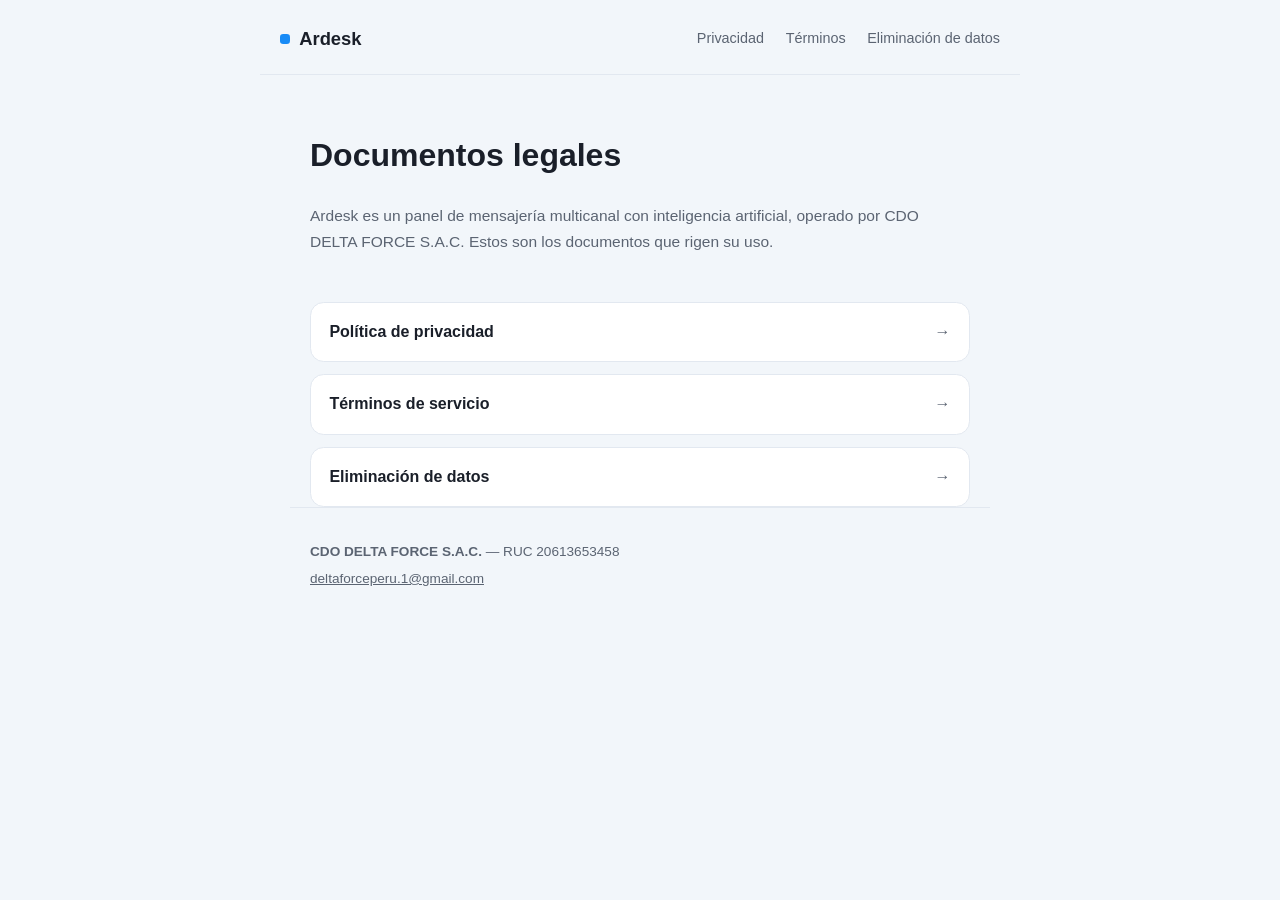
<file: index.html>
<!doctype html>
<html lang="es">
<head>
<meta charset="utf-8">
<title>Ardesk — Documentos legales</title>
<meta name="viewport" content="width=device-width, initial-scale=1">
<meta name="description" content="Documentos legales de Ardesk: política de privacidad, términos de servicio y eliminación de datos. Operado por CDO DELTA FORCE S.A.C.">
<meta name="theme-color" content="#188bf6">
<meta property="og:title" content="Ardesk — Documentos legales">
<meta property="og:description" content="Política de privacidad, términos de servicio y eliminación de datos de Ardesk.">
<meta property="og:type" content="website">
<link rel="icon" href="data:image/svg+xml,%3Csvg xmlns='http://www.w3.org/2000/svg' viewBox='0 0 32 32'%3E%3Crect width='32' height='32' rx='7' fill='%23188bf6'/%3E%3Ctext x='16' y='22' font-family='Arial, sans-serif' font-size='17' font-weight='700' fill='white' text-anchor='middle'%3EA%3C/text%3E%3C/svg%3E">
<link rel="stylesheet" href="assets/style.css">
</head>
<body>
<header class="site-header">
  <a class="logo" href="index.html">Ardesk</a>
  <nav>
    <a href="legal/privacy-policy.html">Privacidad</a>
    <a href="legal/terms.html">Términos</a>
    <a href="legal/eliminacion-de-datos.html">Eliminación de datos</a>
  </nav>
</header>

<div class="index-hero">
  <h1>Documentos legales</h1>
  <p>Ardesk es un panel de mensajería multicanal con inteligencia artificial, operado por CDO DELTA FORCE S.A.C. Estos son los documentos que rigen su uso.</p>
</div>

<ul class="index-list">
  <li><a href="legal/privacy-policy.html">Política de privacidad</a></li>
  <li><a href="legal/terms.html">Términos de servicio</a></li>
  <li><a href="legal/eliminacion-de-datos.html">Eliminación de datos</a></li>
</ul>

<footer class="site-footer">
  <p><strong>CDO DELTA FORCE S.A.C.</strong> — RUC 20613653458</p>
  <p><a href="mailto:deltaforceperu.1@gmail.com">deltaforceperu.1@gmail.com</a></p>
</footer>
</body>
</html>
</file>
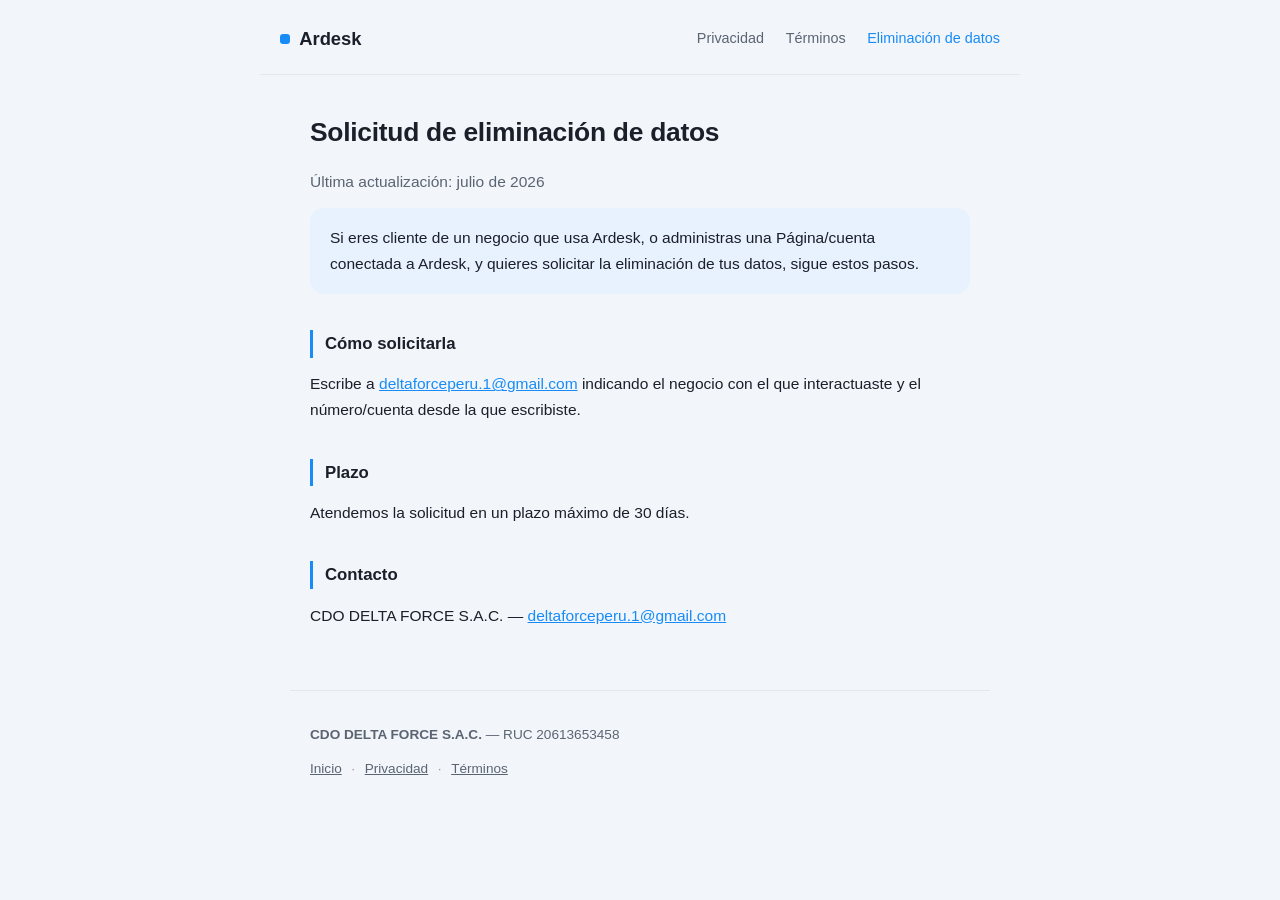
<file: legal/eliminacion-de-datos.html>
<!doctype html>
<html lang="es">
<head>
<meta charset="utf-8">
<title>Eliminación de datos — Ardesk</title>
<meta name="viewport" content="width=device-width, initial-scale=1">
<meta name="description" content="Cómo solicitar la eliminación de tus datos en Ardesk, operado por CDO DELTA FORCE S.A.C.">
<meta name="theme-color" content="#188bf6">
<link rel="icon" href="data:image/svg+xml,%3Csvg xmlns='http://www.w3.org/2000/svg' viewBox='0 0 32 32'%3E%3Crect width='32' height='32' rx='7' fill='%23188bf6'/%3E%3Ctext x='16' y='22' font-family='Arial, sans-serif' font-size='17' font-weight='700' fill='white' text-anchor='middle'%3EA%3C/text%3E%3C/svg%3E">
<link rel="stylesheet" href="../assets/style.css">
</head>
<body>
<header class="site-header">
  <a class="logo" href="../index.html">Ardesk</a>
  <nav>
    <a href="privacy-policy.html">Privacidad</a>
    <a href="terms.html">Términos</a>
    <a href="eliminacion-de-datos.html" aria-current="page">Eliminación de datos</a>
  </nav>
</header>

<main class="content">
<h1>Solicitud de eliminación de datos</h1>
<p class="updated">Última actualización: julio de 2026</p>

<p class="intro">Si eres cliente de un negocio que usa Ardesk, o administras una Página/cuenta conectada a Ardesk, y quieres solicitar la eliminación de tus datos, sigue estos pasos.</p>

<h2>Cómo solicitarla</h2>
<p>Escribe a <a href="mailto:deltaforceperu.1@gmail.com">deltaforceperu.1@gmail.com</a> indicando el negocio con el que interactuaste y el número/cuenta desde la que escribiste.</p>

<h2>Plazo</h2>
<p>Atendemos la solicitud en un plazo máximo de 30 días.</p>

<h2>Contacto</h2>
<p>CDO DELTA FORCE S.A.C. — <a href="mailto:deltaforceperu.1@gmail.com">deltaforceperu.1@gmail.com</a></p>
</main>

<footer class="site-footer">
  <p><strong>CDO DELTA FORCE S.A.C.</strong> — RUC 20613653458</p>
  <p class="footer-links">
    <a href="../index.html">Inicio</a><span>·</span>
    <a href="privacy-policy.html">Privacidad</a><span>·</span>
    <a href="terms.html">Términos</a>
  </p>
</footer>
</body>
</html>
</file>
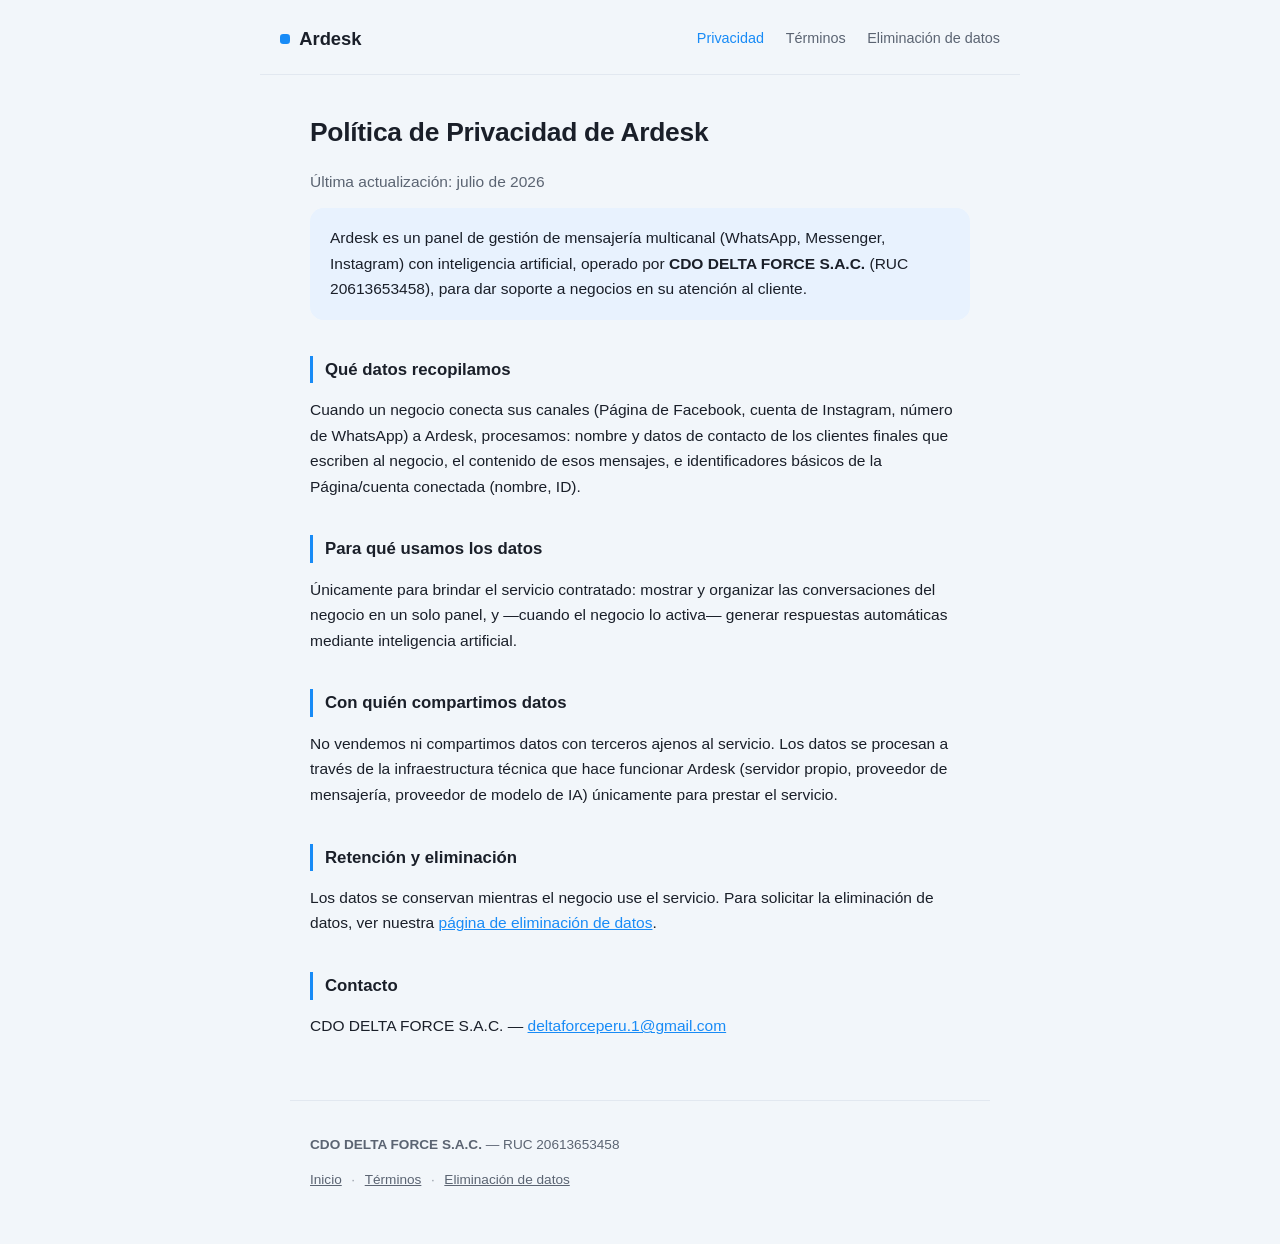
<file: legal/privacy-policy.html>
<!doctype html>
<html lang="es">
<head>
<meta charset="utf-8">
<title>Política de Privacidad — Ardesk</title>
<meta name="viewport" content="width=device-width, initial-scale=1">
<meta name="description" content="Política de privacidad de Ardesk, panel de mensajería multicanal con IA operado por CDO DELTA FORCE S.A.C.">
<meta name="theme-color" content="#188bf6">
<link rel="icon" href="data:image/svg+xml,%3Csvg xmlns='http://www.w3.org/2000/svg' viewBox='0 0 32 32'%3E%3Crect width='32' height='32' rx='7' fill='%23188bf6'/%3E%3Ctext x='16' y='22' font-family='Arial, sans-serif' font-size='17' font-weight='700' fill='white' text-anchor='middle'%3EA%3C/text%3E%3C/svg%3E">
<link rel="stylesheet" href="../assets/style.css">
</head>
<body>
<header class="site-header">
  <a class="logo" href="../index.html">Ardesk</a>
  <nav>
    <a href="privacy-policy.html" aria-current="page">Privacidad</a>
    <a href="terms.html">Términos</a>
    <a href="eliminacion-de-datos.html">Eliminación de datos</a>
  </nav>
</header>

<main class="content">
<h1>Política de Privacidad de Ardesk</h1>
<p class="updated">Última actualización: julio de 2026</p>

<p class="intro">Ardesk es un panel de gestión de mensajería multicanal (WhatsApp, Messenger, Instagram) con inteligencia artificial, operado por <strong>CDO DELTA FORCE S.A.C.</strong> (RUC 20613653458), para dar soporte a negocios en su atención al cliente.</p>

<h2>Qué datos recopilamos</h2>
<p>Cuando un negocio conecta sus canales (Página de Facebook, cuenta de Instagram, número de WhatsApp) a Ardesk, procesamos: nombre y datos de contacto de los clientes finales que escriben al negocio, el contenido de esos mensajes, e identificadores básicos de la Página/cuenta conectada (nombre, ID).</p>

<h2>Para qué usamos los datos</h2>
<p>Únicamente para brindar el servicio contratado: mostrar y organizar las conversaciones del negocio en un solo panel, y —cuando el negocio lo activa— generar respuestas automáticas mediante inteligencia artificial.</p>

<h2>Con quién compartimos datos</h2>
<p>No vendemos ni compartimos datos con terceros ajenos al servicio. Los datos se procesan a través de la infraestructura técnica que hace funcionar Ardesk (servidor propio, proveedor de mensajería, proveedor de modelo de IA) únicamente para prestar el servicio.</p>

<h2>Retención y eliminación</h2>
<p>Los datos se conservan mientras el negocio use el servicio. Para solicitar la eliminación de datos, ver nuestra <a href="eliminacion-de-datos.html">página de eliminación de datos</a>.</p>

<h2>Contacto</h2>
<p>CDO DELTA FORCE S.A.C. — <a href="mailto:deltaforceperu.1@gmail.com">deltaforceperu.1@gmail.com</a></p>
</main>

<footer class="site-footer">
  <p><strong>CDO DELTA FORCE S.A.C.</strong> — RUC 20613653458</p>
  <p class="footer-links">
    <a href="../index.html">Inicio</a><span>·</span>
    <a href="terms.html">Términos</a><span>·</span>
    <a href="eliminacion-de-datos.html">Eliminación de datos</a>
  </p>
</footer>
</body>
</html>
</file>
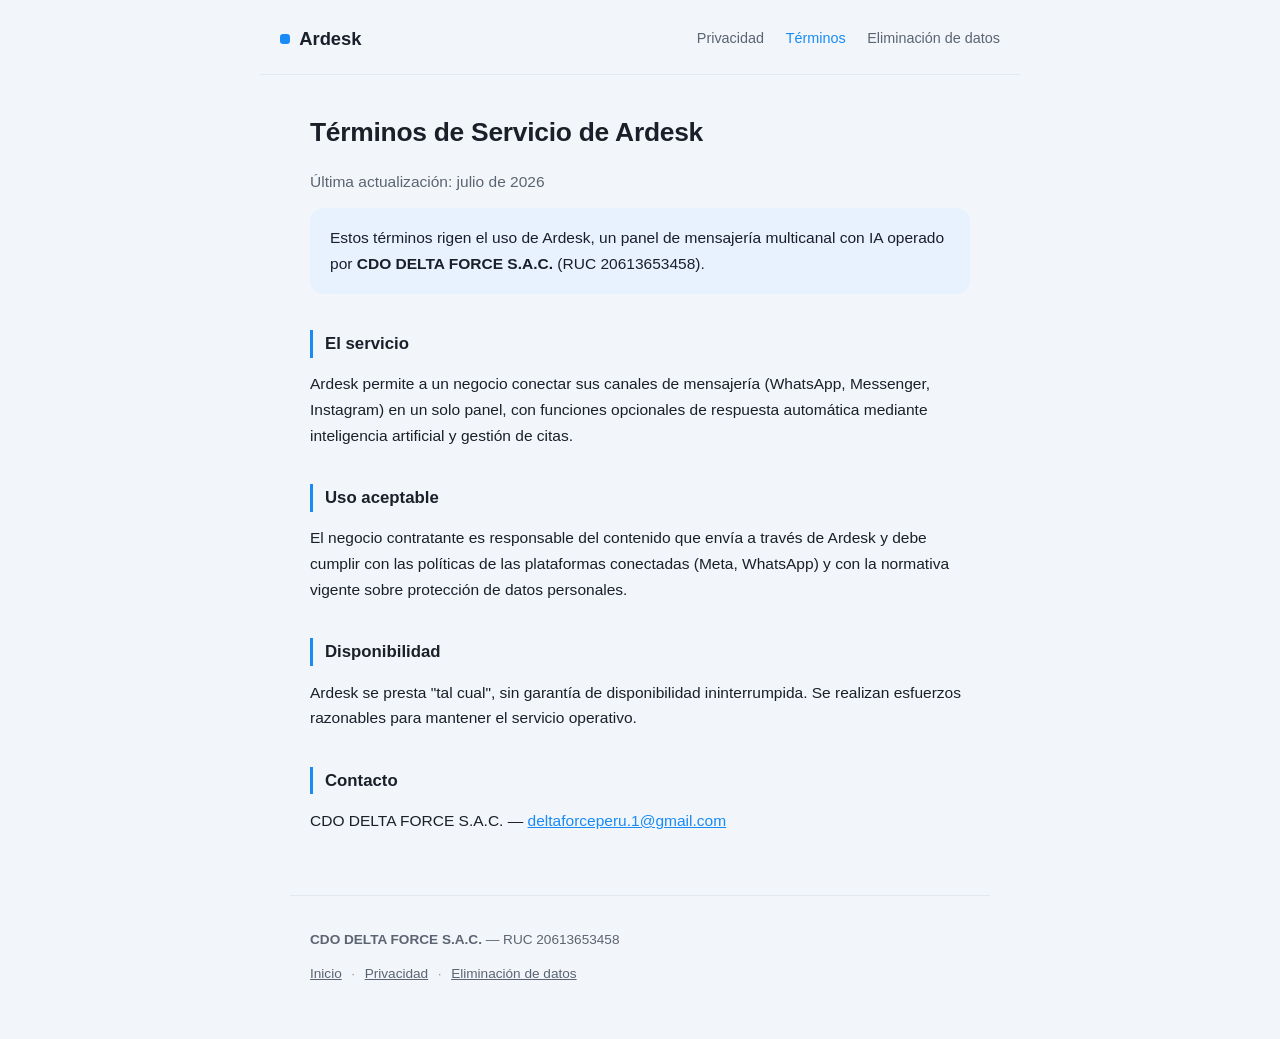
<file: legal/terms.html>
<!doctype html>
<html lang="es">
<head>
<meta charset="utf-8">
<title>Términos de Servicio — Ardesk</title>
<meta name="viewport" content="width=device-width, initial-scale=1">
<meta name="description" content="Términos de servicio de Ardesk, panel de mensajería multicanal con IA operado por CDO DELTA FORCE S.A.C.">
<meta name="theme-color" content="#188bf6">
<link rel="icon" href="data:image/svg+xml,%3Csvg xmlns='http://www.w3.org/2000/svg' viewBox='0 0 32 32'%3E%3Crect width='32' height='32' rx='7' fill='%23188bf6'/%3E%3Ctext x='16' y='22' font-family='Arial, sans-serif' font-size='17' font-weight='700' fill='white' text-anchor='middle'%3EA%3C/text%3E%3C/svg%3E">
<link rel="stylesheet" href="../assets/style.css">
</head>
<body>
<header class="site-header">
  <a class="logo" href="../index.html">Ardesk</a>
  <nav>
    <a href="privacy-policy.html">Privacidad</a>
    <a href="terms.html" aria-current="page">Términos</a>
    <a href="eliminacion-de-datos.html">Eliminación de datos</a>
  </nav>
</header>

<main class="content">
<h1>Términos de Servicio de Ardesk</h1>
<p class="updated">Última actualización: julio de 2026</p>

<p class="intro">Estos términos rigen el uso de Ardesk, un panel de mensajería multicanal con IA operado por <strong>CDO DELTA FORCE S.A.C.</strong> (RUC 20613653458).</p>

<h2>El servicio</h2>
<p>Ardesk permite a un negocio conectar sus canales de mensajería (WhatsApp, Messenger, Instagram) en un solo panel, con funciones opcionales de respuesta automática mediante inteligencia artificial y gestión de citas.</p>

<h2>Uso aceptable</h2>
<p>El negocio contratante es responsable del contenido que envía a través de Ardesk y debe cumplir con las políticas de las plataformas conectadas (Meta, WhatsApp) y con la normativa vigente sobre protección de datos personales.</p>

<h2>Disponibilidad</h2>
<p>Ardesk se presta "tal cual", sin garantía de disponibilidad ininterrumpida. Se realizan esfuerzos razonables para mantener el servicio operativo.</p>

<h2>Contacto</h2>
<p>CDO DELTA FORCE S.A.C. — <a href="mailto:deltaforceperu.1@gmail.com">deltaforceperu.1@gmail.com</a></p>
</main>

<footer class="site-footer">
  <p><strong>CDO DELTA FORCE S.A.C.</strong> — RUC 20613653458</p>
  <p class="footer-links">
    <a href="../index.html">Inicio</a><span>·</span>
    <a href="privacy-policy.html">Privacidad</a><span>·</span>
    <a href="eliminacion-de-datos.html">Eliminación de datos</a>
  </p>
</footer>
</body>
</html>
</file>
<file: assets/style.css>
:root {
  --bg: #f2f6fa;
  --surface: #ffffff;
  --text: #1a1f29;
  --muted: #5b6472;
  --border: #e2e8f0;
  --accent: #188bf6;
  --accent-soft: #e8f2fe;
}

@media (prefers-color-scheme: dark) {
  :root {
    --bg: #0b1220;
    --surface: #111827;
    --text: #e5e9f0;
    --muted: #93a1b5;
    --border: #1f2a3a;
    --accent: #4da3ff;
    --accent-soft: #132743;
  }
}

* { box-sizing: border-box; }

body {
  margin: 0;
  background: var(--bg);
  color: var(--text);
  font-family: -apple-system, BlinkMacSystemFont, "Segoe UI", Roboto, Helvetica, Arial, sans-serif;
  line-height: 1.65;
  -webkit-font-smoothing: antialiased;
}

a { color: var(--accent); }

.site-header {
  display: flex;
  align-items: center;
  justify-content: space-between;
  gap: 1rem;
  flex-wrap: wrap;
  max-width: 760px;
  margin: 0 auto;
  padding: 1.5rem 1.25rem 1.25rem;
  border-bottom: 1px solid var(--border);
}

.logo {
  display: inline-flex;
  align-items: center;
  gap: 0.55rem;
  font-weight: 700;
  font-size: 1.15rem;
  color: var(--text);
  text-decoration: none;
}

.logo::before {
  content: "";
  width: 0.65rem;
  height: 0.65rem;
  border-radius: 0.2rem;
  background: var(--accent);
}

.site-header nav {
  display: flex;
  gap: 1.35rem;
  flex-wrap: wrap;
}

.site-header nav a {
  color: var(--muted);
  text-decoration: none;
  font-size: 0.9rem;
  font-weight: 500;
}

.site-header nav a:hover,
.site-header nav a[aria-current="page"] {
  color: var(--accent);
}

.content {
  max-width: 700px;
  margin: 0 auto;
  padding: 2rem 1.25rem 3rem;
}

.content h1 {
  font-size: 1.65rem;
  margin: 0.25rem 0 0.25rem;
  letter-spacing: -0.01em;
}

.updated {
  color: var(--muted);
  font-size: 0.85rem;
  margin: 0 0 1.75rem;
}

.intro {
  background: var(--accent-soft);
  border-radius: 0.85rem;
  padding: 1.1rem 1.25rem;
  font-size: 0.96rem;
  margin: 0 0 0.5rem;
}

.content h2 {
  font-size: 1.05rem;
  margin: 2.25rem 0 0.75rem;
  padding-left: 0.75rem;
  border-left: 3px solid var(--accent);
}

.content p {
  font-size: 0.97rem;
  margin: 0.85rem 0;
}

.content ul {
  padding-left: 1.25rem;
}

.site-footer {
  max-width: 700px;
  margin: 0 auto;
  padding: 1.75rem 1.25rem 3rem;
  border-top: 1px solid var(--border);
  color: var(--muted);
  font-size: 0.85rem;
}

.site-footer p { margin: 0.3rem 0; }
.site-footer a { color: var(--muted); }
.site-footer a:hover { color: var(--accent); }

.footer-links {
  margin-top: 0.75rem !important;
  display: flex;
  gap: 0.6rem;
  flex-wrap: wrap;
}

.footer-links span { color: var(--muted); opacity: 0.6; }

.index-hero {
  max-width: 700px;
  margin: 0 auto;
  padding: 2rem 1.25rem 0.5rem;
}

.index-hero p {
  color: var(--muted);
  font-size: 0.97rem;
}

.index-list {
  list-style: none;
  padding: 0;
  margin: 1.5rem 0 0;
  display: grid;
  gap: 0.75rem;
  max-width: 700px;
  margin-left: auto;
  margin-right: auto;
  padding-left: 1.25rem;
  padding-right: 1.25rem;
}

.index-list a {
  display: flex;
  align-items: center;
  justify-content: space-between;
  padding: 1rem 1.15rem;
  border: 1px solid var(--border);
  border-radius: 0.85rem;
  color: var(--text);
  text-decoration: none;
  font-weight: 600;
  background: var(--surface);
}

.index-list a:hover {
  border-color: var(--accent);
  color: var(--accent);
}

.index-list a::after {
  content: "→";
  color: var(--muted);
  font-weight: 400;
}

.index-list a:hover::after {
  color: var(--accent);
}
</file>
